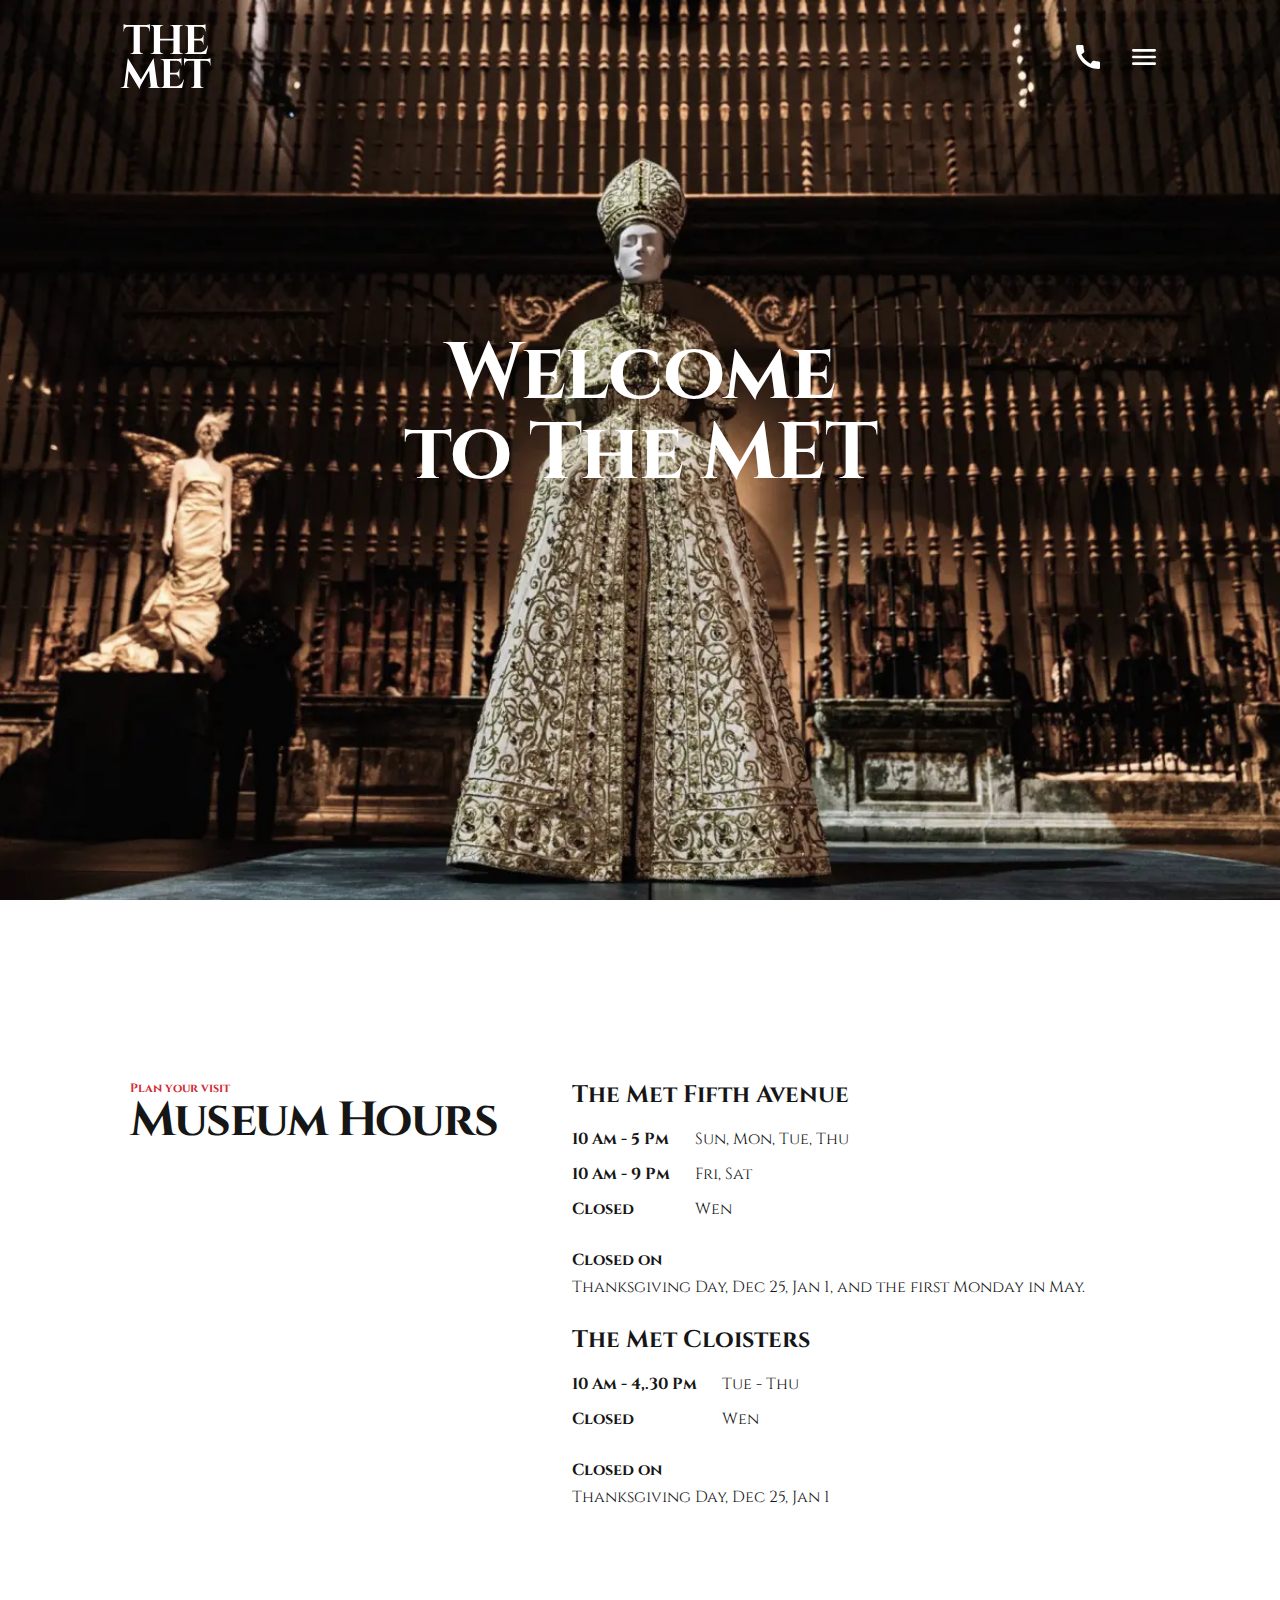
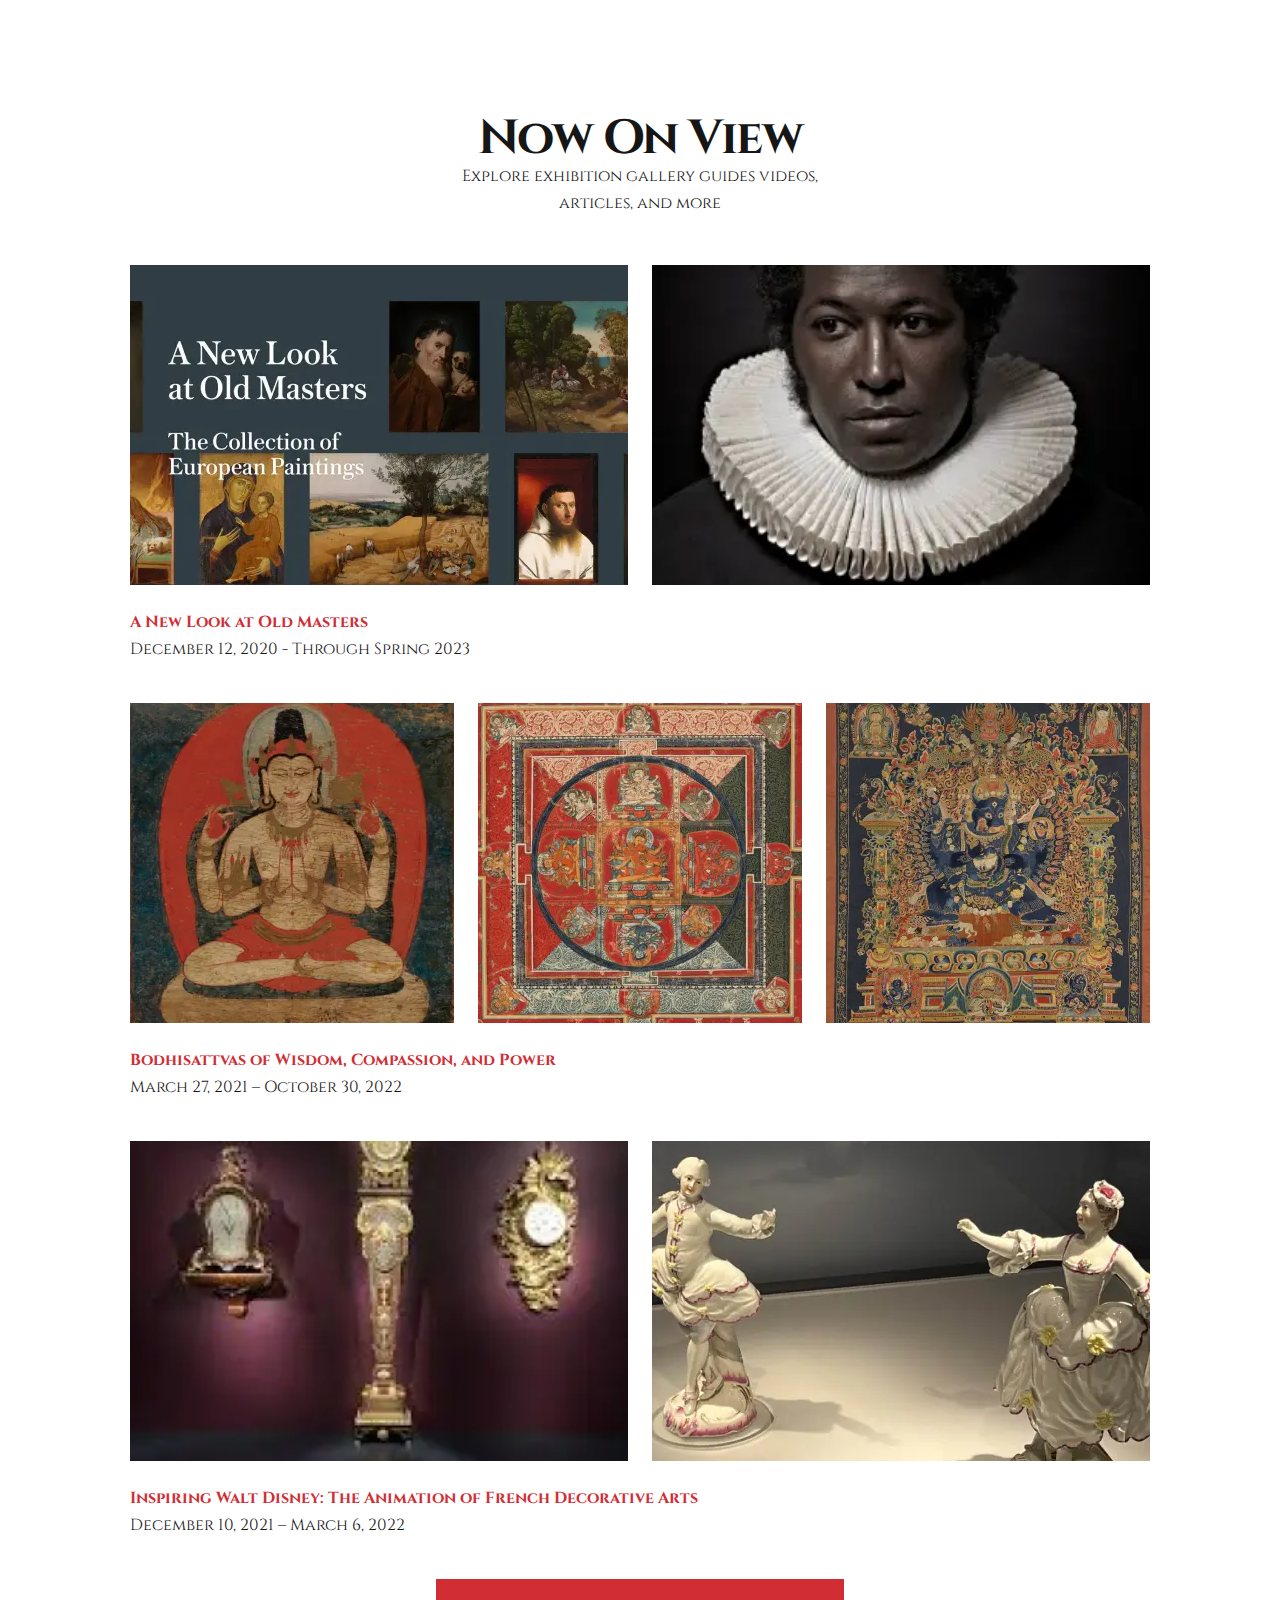
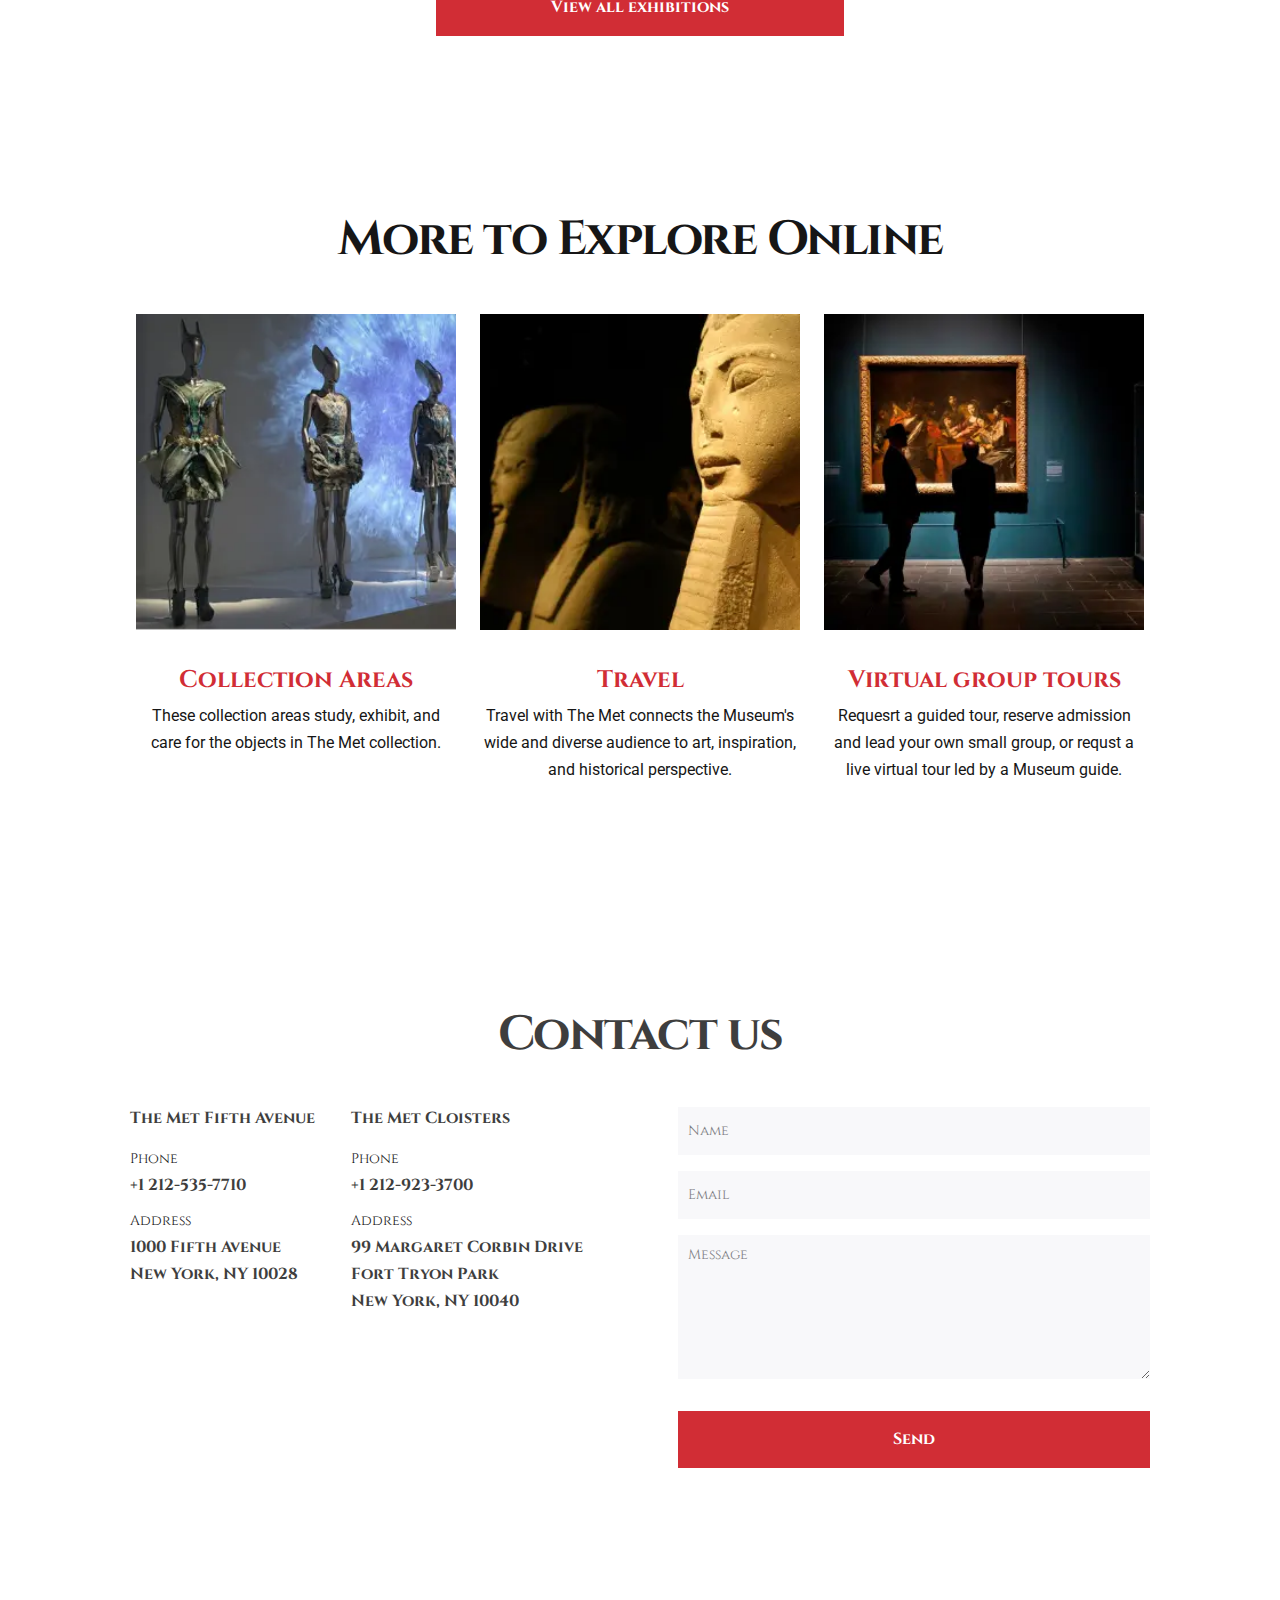
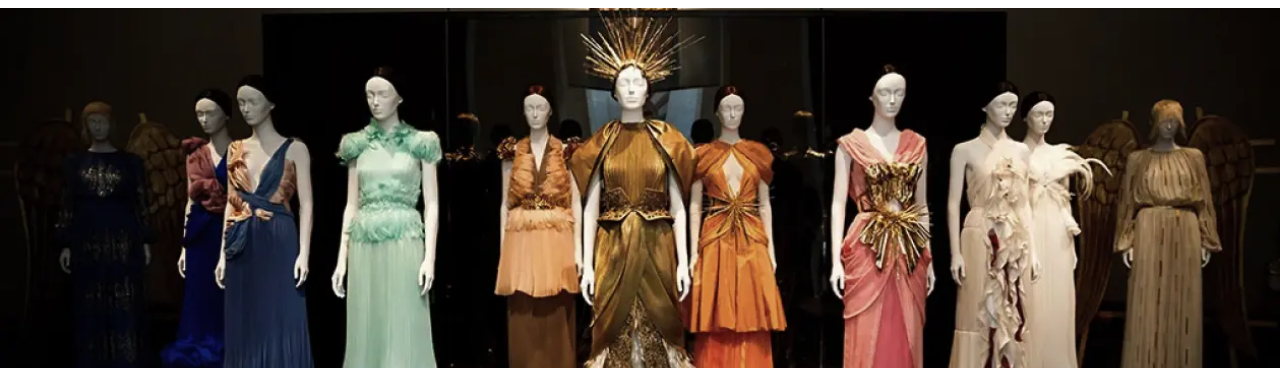
<file: index.html>
<!DOCTYPE html><html lang="en" class="page"><head><meta charset="utf-8"><meta name="viewport" content="width=device-width, initial-scale=1.0"><title>The MET</title><link rel="icon" href="logo.0cb72b98.svg"><link rel="preconnect" href="https://fonts.googleapis.com"><link rel="preconnect" href="https://fonts.gstatic.com" crossorigin><link href="https://fonts.googleapis.com/css2?family=Roboto&display=swap" rel="stylesheet"><link rel="preconnect" href="https://fonts.googleapis.com"><link rel="preconnect" href="https://fonts.gstatic.com" crossorigin><link href="https://fonts.googleapis.com/css2?family=Cinzel:wght@400;700&display=swap" rel="stylesheet"><link rel="stylesheet" href="index.99dd2550.css"><script src="index.cabb280d.js" defer></script></head><body class="page__body"> <header class="header"> <div class="top-bar"> <a href="#" class="top-bar__logo"> <img src="logo.0cb72b98.svg" alt="MET logo" loading="lazy"> </a> <div class="top-bar__icons"> <a href="tel:+1212-535-7710 tel:+1212-923-3700" class="hover--phone icon icon--phone"></a> <a href="#menu" class="icon icon--menu"></a> <div class="top-bar__hover-phone"> <span class="menu__span">the met fifth avenue</span> <a href="tel:+1212-535-7710" class="menu__phone-number"> +1 212-535-7710 </a> <span class="menu__span">the met cloisters</span> <a href="tel:+1212-923-3700" class="menu__phone-number"> +1 212-923-3700 </a> </div> </div> </div> <div class="header__title"> <h1> Welcome <br> to The MET </h1> </div> </header> <aside class="menu page__menu" id="menu"> <div class="menu__top top-bar"> <a href="#" class="top-bar__logo"> <img src="logo.0cb72b98.svg" alt="MET logo" loading="lazy"> </a> <a href="#" class="icon icon--close"></a> </div> <div class="menu__content"> <nav class="menu__nav nav"> <ul class="nav__list"> <li class="nav__item"> <a class="nav__link" href="#home"> Home </a> </li> <li class="nav__item"> <a class="nav__link" href="#about-us"> About us </a> </li> <li class="nav__item"> <a class="nav__link" href="#now-on-view"> Now on view </a> </li> <li class="nav__item"> <a class="nav__link" href="#explore-online"> Explore online </a> </li> <li class="nav__item"> <a class="nav__link" href="#contacts"> Contacts </a> </li> </ul> </nav> <span class="menu__span">the met fifth avenue</span> <a href="tel:+1212-535-7710" class="menu__phone-number"> +1 212-535-7710 </a> <span class="menu__span">the met cloisters</span> <a href="tel:+1212-923-3700" class="menu__phone-number"> +1 212-923-3700 </a> <a href="#" class="menu__call-to-order"> Call to order </a> </div> </aside> <main class="main"> <section class="about-us" id="about-us"> <div class="about-us__title--content"> <span class="about-us__title--content-span">Plan your visit</span> <h2 class="about-us__title--content-title title-section">Museum Hours</h2> </div> <div class="about-us__main"> <div class="about-us__main--part"> <h3 class="about-us__main--part-title">The Met Fifth Avenue</h3> <div class="about-us__main--part-schedules"> <div class="about-us__main--part-bold"> <p class="about-us__main--part-desc"> 10 Am - 5 Pm </p> <p class="about-us__main--part-desc"> 10 Am - 9 Pm </p> <p class="about-us__main--part-desc"> Closed </p> </div> <div class="about-us__main--part-normal"> <p class="about-us__main--part-desc"> Sun, Mon, Tue, Thu </p> <p class="about-us__main--part-desc"> Fri, Sat </p> <p class="about-us__main--part-desc"> Wen </p> </div> </div> <p class="about-us__main--part-bold"> Closed on </p> <p class="about-us__main--part-normal"> Thanksgiving Day, Dec 25, Jan 1, and the first Monday in May. </p> </div> <div class="about-us__main--part"> <h3 class="about-us__main--part-title">The Met Cloisters</h3> <div class="about-us__main--part-schedules"> <div class="about-us__main--part-bold"> <p class="about-us__main--part-desc"> 10 Am - 4,.30 Pm </p> <p class="about-us__main--part-desc"> Closed </p> </div> <div class="about-us__main--part-normal"> <p class="about-us__main--part-desc"> Tue - Thu </p> <p class="about-us__main--part-desc"> Wen </p> </div> </div> <p class="about-us__main--part-bold"> Closed on </p> <p class="about-us__main--part-normal"> Thanksgiving Day, Dec 25, Jan 1 </p> </div> </div> </section> <section class="now-on-view" id="now-on-view"> <div class="now-on-view__top"> <h2 class="title-section">Now On View</h2> <p class="now-on-view__description"> Explore exhibition gallery guides videos, articles, and more </p> </div> <div class="now-on-view__content"> <div class="now-on-view__images"> <div class="now-on-view__images--picture-first"></div> <div class="now-on-view__images--picture-second"></div> </div> <div class="now-on-view__images-desc"> <span class="now-on-view__span"> A New Look at Old Masters </span> <p class="now-on-view__date"> December 12, 2020 - Through Spring 2023 </p> </div> </div> <div class="now-on-view__content"> <div class="now-on-view__images"> <div class="now-on-view__images--picture-small-first"></div> <div class="now-on-view__images--picture-small-second"></div> <div class="now-on-view__images--picture-small-third"></div> </div> <div class="now-on-view__images-desc"> <span class="now-on-view__span"> Bodhisattvas of Wisdom, Compassion, and Power </span> <p class="now-on-view__date"> March 27, 2021 – October 30, 2022 </p> </div> </div> <div class="now-on-view__content"> <div class="now-on-view__images"> <div class="now-on-view__images--picture-third"></div> <div class="now-on-view__images--picture-fourth"></div> </div> <div class="now-on-view__images-desc"> <span class="now-on-view__span"> Inspiring Walt Disney: The Animation of French Decorative Arts </span> <p class="now-on-view__date"> December 10, 2021 – March 6, 2022 </p> </div> </div> <button class="button--submit" type="submit"> View all exhibitions </button> </section> <section class="explore-online" id="explore-online"> <h2 class="explore-online__title title-section"> More to Explore Online </h2> <div class="explore-online--wrapper"> <div class="explore-online__section"> <img class="explore-online__image" src="img-1.e3944eb6.webp" alt="img" loading="lazy"> <h3 class="explore-online__section--title"> Collection Areas </h3> <p class="explore-online__section--decription"> These collection areas study, exhibit, and care for the objects in The Met collection. </p> </div> <div class="explore-online__section"> <img class="explore-online__image" src="img-2.38ca2c79.webp" alt="img" loading="lazy"> <h3 class="explore-online__section--title"> Travel </h3> <p class="explore-online__section--decription"> Travel with The Met connects the Museum's wide and diverse audience to art, inspiration, and historical perspective. </p> </div> <div class="explore-online__section"> <img class="explore-online__image" src="img-3.e85e275e.webp" alt="img" loading="lazy"> <h3 class="explore-online__section--title"> Virtual group tours </h3> <p class="explore-online__section--decription"> Requesrt a guided tour, reserve admission and lead your own small group, or requst a live virtual tour led by a Museum guide. </p> </div> </div> </section> <section class="contacts" id="contacts"> <h2 class="contacts__title title-section"> Contact us </h2> <div class="contacts--info"> <div class="contacts--wrapper"> <div class="contacts__content"> <h3 class="contacts__content--name">The Met Fifth Avenue</h3> <span class="contacts__content--span">Phone</span> <p class="contacts__content--paragraph"> <a class="contacts--phone" href="tel:+1212-535-7710"> +1 212-535-7710 </a> </p> <span class="contacts__content--span">Address</span> <a class="contacts__content--paragraph" href="https://maps.app.goo.gl/KfK7QTztBYiC1AVs5?g_st=it" target="_blank"> 1000 Fifth Avenue <br> New York, NY 10028 </a> </div> <div class="contacts__content"> <h3 class="contacts__content--name">The Met Cloisters</h3> <span class="contacts__content--span">Phone</span> <p class="contacts__content--paragraph"> <a class="contacts--phone" href="tel:+1212-923-3700"> +1 212-923-3700 </a> </p> <span class="contacts__content--span">Address</span> <a class="contacts__content--paragraph" href="https://maps.app.goo.gl/bSJd4hM7sEEjnuum8?g_st=it" target="_blank"> 99 Margaret Corbin Drive <br> Fort Tryon Park <br> New York, NY 10040 </a> </div> </div>  <form action="GET" class="contacts__form" onsubmit="this.reset(); return false;"> <label> <input class="contacts__form--input" type="text" name="name" placeholder="Name" required> </label> <label> <input class="contacts__form--input" type="email" name="email" placeholder="Email" required> </label> <label> <textarea placeholder="Message" class="big-input contacts__form--input" type="text" name="message" required></textarea> </label> <button class="button--submit form--button" type="submit"> Send </button> </form> </div> </section> </main> <footer class="footer"></footer> </body></html>
</file>
<file: index.99dd2550.css>
.page{color:#161616;scroll-behavior:smooth;font-family:Cinzel,serif;font-size:16px;line-height:27px}.page__body{margin:0}.page__menu{opacity:0;pointer-events:none;transition:all .5s;position:fixed;top:0;left:0;right:0;transform:translate(-100%)}.page__menu:target{opacity:1;pointer-events:all;transform:translate(0)}.page:has(.page__menu:target){overflow:hidden}.header{box-sizing:border-box;background-image:url(header-bg-mobile.ee3725bc.webp);background-position:50%;background-size:cover;-ms-flex-direction:column;flex-direction:column;height:100vh;display:-ms-flexbox;display:flex}@media (min-width:576px){.header{background-image:url(header-bg-tablet.7f5b23d7.webp)}}@media (min-width:1260px){.header{background-image:url(header-bg-desktop.22e4f27c.webp)}}.header__top{-ms-flex-pack:justify;justify-content:space-between;-ms-flex-align:center;align-items:center;display:-ms-flexbox;display:flex}.header__title{text-align:center;color:#fff;letter-spacing:-1.5px;width:100%;font-size:20px;font-weight:700;line-height:40px;position:absolute;top:50%;left:50%;transform:translate(-50%,-50%)}@media (min-width:576px){.header__title{font-size:32px;line-height:64px}}@media (min-width:1260px){.header__title{font-size:40px;line-height:80px;top:46%}}.top-bar{z-index:1;-ms-flex-pack:justify;justify-content:space-between;-ms-flex-align:center;align-items:center;padding:24px 20px;display:-ms-flexbox;display:flex}@media (min-width:576px){.top-bar{padding-left:72px;padding-right:72px}}@media (min-width:1260px){.top-bar{padding-left:120px;padding-right:120px}}@media (min-width:576px){.top-bar{padding-top:32px;padding-bottom:32px}}@media (min-width:1260px){.top-bar{padding-top:24px;padding-bottom:24px}}.top-bar__icons{gap:24px;display:-ms-flexbox;display:flex;position:relative}.top-bar__logo{width:64px;height:46px;display:-ms-flexbox;display:flex}@media (min-width:1260px){.top-bar__logo{width:87px;height:65px}}.top-bar__hover-phone{opacity:0;pointer-events:none;text-shadow:18px 4px 26px rgba(0,0,0,.44);-ms-flex-direction:column;flex-direction:column;-ms-flex-align:end;align-items:end;width:200px;margin:0;font-weight:600;transition:all .4s ease-in-out;display:-ms-flexbox;display:flex;position:absolute;top:-110%;right:140%}@media (min-width:1260px){.top-bar .hover--phone:hover~.top-bar__hover-phone{opacity:1;pointer-events:auto}}.menu{box-sizing:border-box;text-transform:uppercase;z-index:1;background-color:#d12d35;height:100vh;font-weight:700;overflow:hidden}.menu__nav{margin-bottom:32px}.menu__top{margin-bottom:40px}.menu__content{padding-left:20px;padding-right:20px}@media (min-width:576px){.menu__content{padding-left:72px;padding-right:72px}}@media (min-width:1260px){.menu__content{padding-left:120px;padding-right:120px}}.menu__span{color:#fff;width:fit-content;margin-bottom:0;font-size:16px;line-height:27px;text-decoration:none;display:block}.menu__phone-number{color:#fff;width:fit-content;margin-bottom:8px;font-size:16px;line-height:27px;text-decoration:none;display:block;position:relative}.menu__phone-number:after{content:"";transform-origin:100%;background-color:#fff;width:100%;height:1px;transition:all .8s;display:block;position:absolute;bottom:-6px;transform:scale(0)}.menu__phone-number:hover:after{transition:all .6s ease-in-out;transform:scale(1)}.menu__call-to-order{letter-spacing:2px;color:#fff;width:fit-content;padding-top:8px;padding-bottom:7px;font-size:12px;line-height:16px;text-decoration:none;display:block;position:relative}.menu__call-to-order:after{content:"";transform-origin:100%;background-color:#fff;width:100%;height:1px;transition:all .8s;display:block;position:absolute;bottom:-8px;transform:scale(0)}.menu__call-to-order:hover:after{transition:all .6s ease-in-out;transform:scale(1)}.nav__link{color:#fff;letter-spacing:2px;font-size:22px;line-height:22px;text-decoration:none;position:relative}.nav__link:after{content:"";transform-origin:100%;background-color:#fff;width:100%;height:1px;transition:transform .4s ease-in-out;display:block;position:absolute;bottom:-8px;transform:scale(0)}.nav__link:hover:after{transform:scale(1)}.nav__list{-ms-flex-direction:column;flex-direction:column;gap:32px;margin:0;padding:0;list-style:none;display:-ms-flexbox;display:flex}.icon{background-repeat:no-repeat;background-size:cover;width:24px;height:24px;display:block}@media (min-width:576px){.icon{width:32px;height:32px}}.icon--phone{background-image:url(icon-phone.736d378b.svg);transition:transform .4s ease-in-out}.icon--phone:hover{transform:scale(1.2)}.icon--menu{background-image:url(icon-burger-menu.107829bf.svg);transition:transform .4s ease-in-out}.icon--menu:hover{transform:scale(1.2)}.icon--close{background-image:url(icon-close.a491bbae.svg);transition:transform .4s ease-in-out}.icon--close:hover{transform:rotate(90deg)}.button--submit{text-align:center;color:#fff;cursor:pointer;background-color:#d12d35;border:none;outline:none;width:100%;margin:0 auto;padding:15px 0;font-family:Cinzel,serif;font-size:16px;font-weight:700;line-height:27px;transition:background-color .4s ease-in-out;display:inline-block}.button--submit:hover{background-color:#ae1c23}.button--submit:active{background-color:#eb343d}@media (min-width:576px){.button--submit{width:65%}}@media (min-width:1260px){.button--submit{width:40%}}.form--button{width:100%}.main{grid-template-columns:1fr 1fr;-ms-flex-pack:center;justify-content:center;gap:100px 20px;margin-top:100px;margin-bottom:100px;padding-left:20px;padding-right:20px;display:grid}@media (min-width:576px){.main{padding-left:72px;padding-right:72px}}@media (min-width:1260px){.main{margin-top:140px;margin-bottom:140px;padding-left:120px;padding-right:120px}}@media (min-width:576px){.main{grid-template-columns:repeat(6,1fr)}}@media (min-width:1260px){.main{grid-template-columns:repeat(12,63px);gap:140px 24px}}.title-section{text-align:center;letter-spacing:-1.5px;margin:0;font-size:32px;font-weight:700;line-height:32px}@media (min-width:576px){.title-section{font-size:48px;line-height:48px}}.about-us{-ms-flex-direction:column;flex-direction:column;grid-column:1/3;padding-top:40px;display:-ms-flexbox;display:flex}@media (min-width:576px){.about-us{-ms-flex-direction:row;flex-direction:row;grid-column:1/7}}@media (min-width:1260px){.about-us{grid-column:1/13}}.about-us__title--content{-ms-flex-direction:column;flex-direction:column;display:-ms-flexbox;display:flex}@media (min-width:576px){.about-us__title--content{width:50%}}@media (min-width:1260px){.about-us__title--content{-ms-flex-positive:1;flex-grow:1;width:auto}}.about-us__title--content-span{color:#d12d35;margin:0;font-size:12px;font-weight:700;line-height:140%}.about-us__title--content-title{text-align:left;margin-bottom:30px}.about-us__main{-ms-flex-direction:column;flex-direction:column;display:-ms-flexbox;display:flex}@media (min-width:576px){.about-us__main{width:50%}}@media (min-width:1260px){.about-us__main{-ms-flex-positive:6;flex-grow:6;flex-basis:min-content;width:auto}}.about-us__main--part{margin:24px 0}@media (min-width:576px){.about-us__main--part{margin-top:0;margin-bottom:24px}}.about-us__main--part-schedules{-ms-flex-direction:row;flex-direction:row;gap:25px;margin-bottom:16px;display:-ms-flexbox;display:flex}.about-us__main--part-title{margin:0 0 16px;font-size:24px;font-weight:700;line-height:30px}.about-us__main--part-bold{margin:0;font-size:16px;font-weight:700;line-height:27px}.about-us__main--part-normal{margin:0;font-size:16px;line-height:27px}.about-us__main--part-desc{margin:0 0 8px}.now-on-view{-ms-flex-direction:column;flex-direction:column;grid-column:1/3;-ms-flex-pack:center;justify-content:center;padding-top:40px;display:-ms-flexbox;display:flex}@media (min-width:576px){.now-on-view{grid-column:1/7}}@media (min-width:1260px){.now-on-view{grid-column:1/13}}.now-on-view__top{text-align:center;margin-bottom:48px}.now-on-view__description{margin:0 auto}@media (min-width:576px){.now-on-view__description{width:60%}}@media (min-width:1260px){.now-on-view__description{width:40%}}.now-on-view__content{-ms-flex-direction:column;flex-direction:column;margin:0 0 48px;display:-ms-flexbox;display:flex}@media (min-width:576px){.now-on-view__content{margin:0 0 40px}}.now-on-view__images{box-sizing:border-box;-ms-flex-direction:row;flex-direction:row;-ms-flex-pack:distribute;justify-content:space-around;margin-bottom:24px;display:-ms-flexbox;display:flex}.now-on-view__images--picture-second,.now-on-view__images--picture-fourth{margin-left:20px}@media (min-width:576px){.now-on-view__images--picture-second,.now-on-view__images--picture-fourth{margin-left:24px}}.now-on-view__images--picture-small-first,.now-on-view__images--picture-small-second,.now-on-view__images--picture-small-third{height:88px}@media (min-width:576px){.now-on-view__images--picture-small-first,.now-on-view__images--picture-small-second,.now-on-view__images--picture-small-third{height:284px}}.now-on-view__images--picture-first{background-image:url(paint-first.b87ddae5.webp)}@media (min-width:576px){.now-on-view__images--picture-first{background-image:url(paint-first-tablet.c09e6932.webp);width:70%}}@media (min-width:1260px){.now-on-view__images--picture-first{background-image:url(paint-first-desktop.9333bc13.webp);width:66%}}.now-on-view__images--picture-second{background-image:url(paint-second.6f8d0039.webp)}@media (min-width:576px){.now-on-view__images--picture-second{background-image:url(paint-second-tablet.140a8044.webp);width:30%}}@media (min-width:1260px){.now-on-view__images--picture-second{background-image:url(paint-second-desktop.8e8646aa.webp);width:34%}}.now-on-view__images--picture-third{background-image:url(paint-third.90157e69.webp)}@media (min-width:576px){.now-on-view__images--picture-third{background-image:url(paint-third-tablet.a334d499.webp);width:30%}}@media (min-width:1260px){.now-on-view__images--picture-third{background-image:url(paint-third-desktop.ee7fba72.webp);width:34%}}.now-on-view__images--picture-fourth{background-image:url(paint-fourth.d75313c3.webp)}@media (min-width:576px){.now-on-view__images--picture-fourth{background-image:url(paint-fourth-tablet.4d2f366e.webp);width:70%}}@media (min-width:1260px){.now-on-view__images--picture-fourth{background-image:url(paint-fourth-desktop.5565f9d2.webp);width:66%}}.now-on-view__images--picture-small-first{background-image:url(paint-small-first.f5d649ab.webp)}@media (min-width:576px){.now-on-view__images--picture-small-first{background-image:url(paint-small-first-tablet.ee896b87.webp);width:100%}}@media (min-width:1260px){.now-on-view__images--picture-small-first{background-image:url(paint-small-first-desktop.e42f0a5b.webp)}}.now-on-view__images--picture-small-second{background-image:url(paint-small-second.bcbec481.webp);margin-left:8px;margin-right:8px}@media (min-width:576px){.now-on-view__images--picture-small-second{background-image:url(paint-small-second-tablet.b73a15b6.webp);width:100%;margin-left:24px;margin-right:0}}@media (min-width:1260px){.now-on-view__images--picture-small-second{background-image:url(paint-small-second-desktop.56b33e3e.webp);margin-right:24px}}.now-on-view__images--picture-small-third{background-image:url(paint-small-third.98cd4030.webp)}@media (min-width:576px){.now-on-view__images--picture-small-third{display:none}}@media (min-width:1260px){.now-on-view__images--picture-small-third{background-image:url(paint-small-third-desktop.dcdce6cf.webp);display:block}}.now-on-view__images--picture-first,.now-on-view__images--picture-second,.now-on-view__images--picture-third,.now-on-view__images--picture-fourth,.now-on-view__images--picture-small-first,.now-on-view__images--picture-small-second,.now-on-view__images--picture-small-third{background-position:50%;background-repeat:no-repeat;background-size:cover;width:100%;height:130px;transition:transform .4s ease-in-out}@media (min-width:576px){.now-on-view__images--picture-first,.now-on-view__images--picture-second,.now-on-view__images--picture-third,.now-on-view__images--picture-fourth,.now-on-view__images--picture-small-first,.now-on-view__images--picture-small-second,.now-on-view__images--picture-small-third{height:186px}}@media (min-width:1260px){.now-on-view__images--picture-first,.now-on-view__images--picture-second,.now-on-view__images--picture-third,.now-on-view__images--picture-fourth,.now-on-view__images--picture-small-first,.now-on-view__images--picture-small-second,.now-on-view__images--picture-small-third{height:320px}.now-on-view__images--picture-first:hover,.now-on-view__images--picture-second:hover,.now-on-view__images--picture-third:hover,.now-on-view__images--picture-fourth:hover,.now-on-view__images--picture-small-first:hover,.now-on-view__images--picture-small-second:hover,.now-on-view__images--picture-small-third:hover{transform:scale(1.07)}}.now-on-view__span{text-align:left;color:#d12d35;margin:0;font-weight:700}.now-on-view__date{text-align:left;margin:0}.explore-online{-ms-flex-direction:column;flex-direction:column;grid-column:1/3;-ms-flex-pack:center;justify-content:center;padding-top:40px;display:-ms-flexbox;display:flex}@media (min-width:576px){.explore-online{grid-column:1/7}}@media (min-width:1260px){.explore-online{grid-column:1/13}}.explore-online__title{margin-bottom:40px}@media (min-width:1260px){.explore-online__title{width:70%;margin:0 auto 48px}}.explore-online__image{object-fit:contain;width:100%;margin-bottom:24px;transition:border-radius .4s ease-in-out}@media (min-width:576px){.explore-online__image{margin-bottom:32px}}@media (min-width:1260px){.explore-online__image{height:320px}.explore-online--wrapper{-ms-flex-direction:row;flex-direction:row;-ms-flex-pack:center;justify-content:center;gap:24px;display:-ms-flexbox;display:flex}}.explore-online__section{-ms-flex-direction:column;flex-direction:column;-ms-flex-align:center;align-items:center;margin:0 0 48px;transition:all .4s ease-in-out;display:-ms-flexbox;display:flex}.explore-online__section:last-child{margin:0}@media (min-width:1260px){.explore-online__section{width:320px;height:100%}}.explore-online__section--title{color:#d12d35;text-align:center;margin:0 0 4px;font-size:24px;font-weight:700;line-height:140%}.explore-online__section--decription{text-align:center;margin:0;font-family:Roboto,serif;font-size:16px;font-weight:400;line-height:27px}.explore-online__section:hover{border-radius:4%;transform:scale(1.1);box-shadow:0 10px 20px 2px #161616}.explore-online__section:hover .explore-online__image{border-radius:4% 4% 0 0}.contacts{color:#3e3e3e;grid-column:1/3;padding-top:40px;font-size:16px;font-weight:700;line-height:27px}@media (min-width:576px){.contacts{grid-column:1/7}}@media (min-width:1260px){.contacts{grid-column:1/13}}.contacts__title{text-align:center;margin:0 0 48px}.contacts--info{-ms-flex-direction:column;flex-direction:column;-ms-flex-pack:center;justify-content:center;display:-ms-flexbox;display:flex}@media (min-width:576px){.contacts--info{-ms-flex-direction:row;flex-direction:row}}@media (min-width:1260px){.contacts--info{-ms-flex-pack:justify;justify-content:space-between}}@media (min-width:576px){.contacts--wrapper{width:50%;margin-right:75px}}@media (min-width:1260px){.contacts--wrapper{-ms-flex-direction:row;flex-direction:row;-ms-flex-pack:justify;justify-content:space-between;display:-ms-flexbox;display:flex}}.contacts__content{margin-bottom:48px}@media (min-width:1260px){.contacts__content{margin-right:20px}}.contacts__content--name{margin:0 0 16px;font-size:16px;font-weight:700;line-height:140%}.contacts__content--span{color:#161616;font-size:14px;font-weight:400}.contacts__content--paragraph{color:#3e3e3e;margin:0 0 8px;text-decoration:none;transition:transform .4s ease-in-out;display:block;position:relative}.contacts__content--paragraph:hover{transform:scale(1.1)}.contacts--phone{color:#3e3e3e;text-decoration:none}.contacts__form{-ms-flex-direction:column;flex-direction:column;display:-ms-flexbox;display:flex}@media (min-width:576px){.contacts__form{width:50%}}.contacts__form--input{box-sizing:border-box;background-color:#f8f8fa;border:none;outline:none;width:100%;height:48px;margin-bottom:16px;padding-left:10px;font-family:Cinzel,serif;font-size:14px;font-weight:400;line-height:20px;transition:color .4s ease-in-out;display:-ms-flexbox;display:flex}.contacts__form--input:focus{border:1px solid #161616;outline:none}.contacts__form--input::placeholder{color:#7e7e83;background-color:#f8f8fa;font-family:Cinzel,serif;font-size:14px;font-weight:400;line-height:20px}.contacts__form--input::placeholder{color:#7e7e83;background-color:#f8f8fa;font-family:Cinzel,serif;font-size:14px;font-weight:400;line-height:20px}.contacts__form--input:hover::placeholder{color:#040101}.contacts__form--input:hover::placeholder{color:#040101}.contacts__form--input:active::placeholder{color:#161616}.contacts__form--input:active::placeholder{color:#161616}.contacts__form--input:-webkit-autofill{-webkit-text-fill-color:#7e7e83}.contacts__form--input:-webkit-autofill{-webkit-box-shadow:inset 0 0 0 30px #f8f8f8}.contacts__form--input:-webkit-autofill:hover{-webkit-box-shadow:inset 0 0 0 30px #f8f8f8}.contacts__form--input:-webkit-autofill:focus{-webkit-box-shadow:inset 0 0 0 30px #f8f8f8}.contacts__form--input:-webkit-autofill:active{-webkit-box-shadow:inset 0 0 0 30px #f8f8f8}.big-input{height:144px;margin-bottom:32px;padding-top:10px}.footer{box-sizing:border-box;background-image:url(footer-bg-mobile.8426f874.webp);background-position:50%;background-size:cover;height:180px}@media (min-width:576px){.footer{background-image:url(footer-bg-tablet.9b2e0b9a.webp);height:360px}}@media (min-width:1260px){.footer{background-image:url(footer-bg-desktop.9e72e0a9.webp)}}
/*# sourceMappingURL=index.99dd2550.css.map */
</file>
